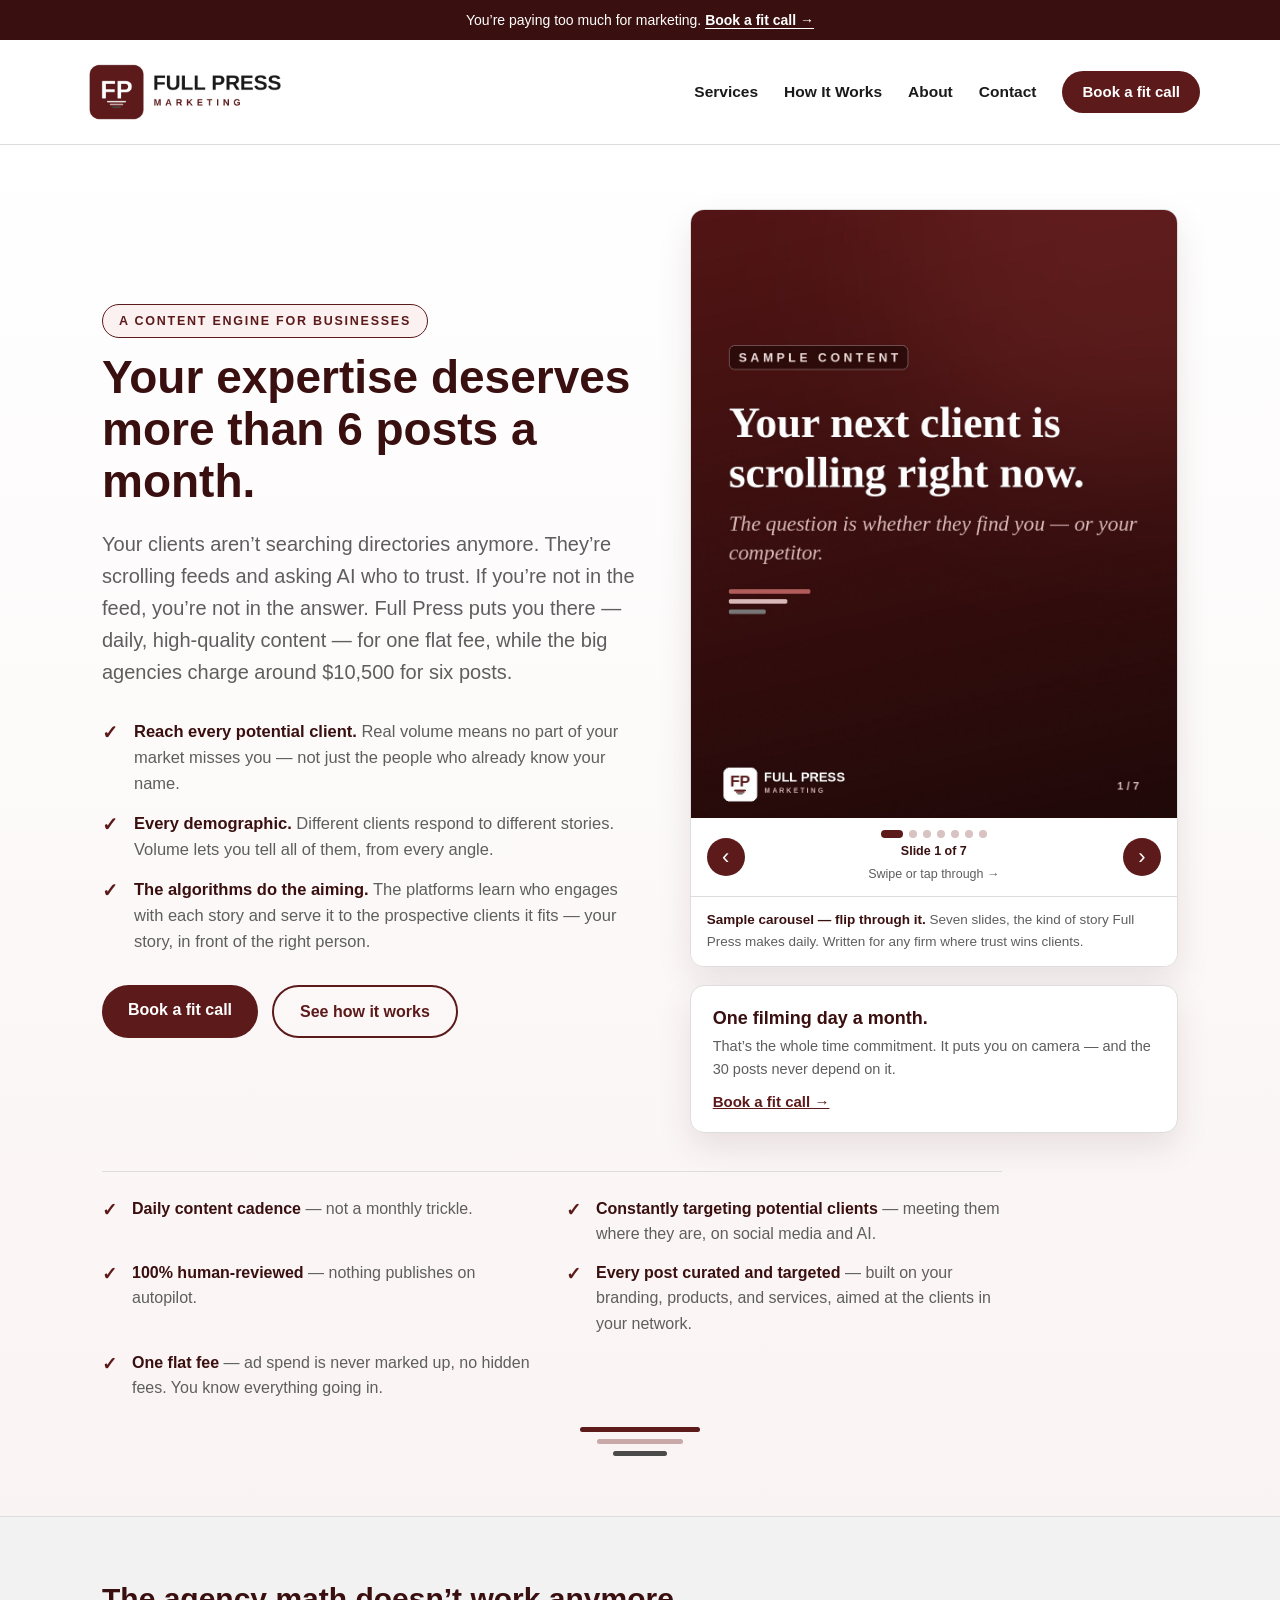
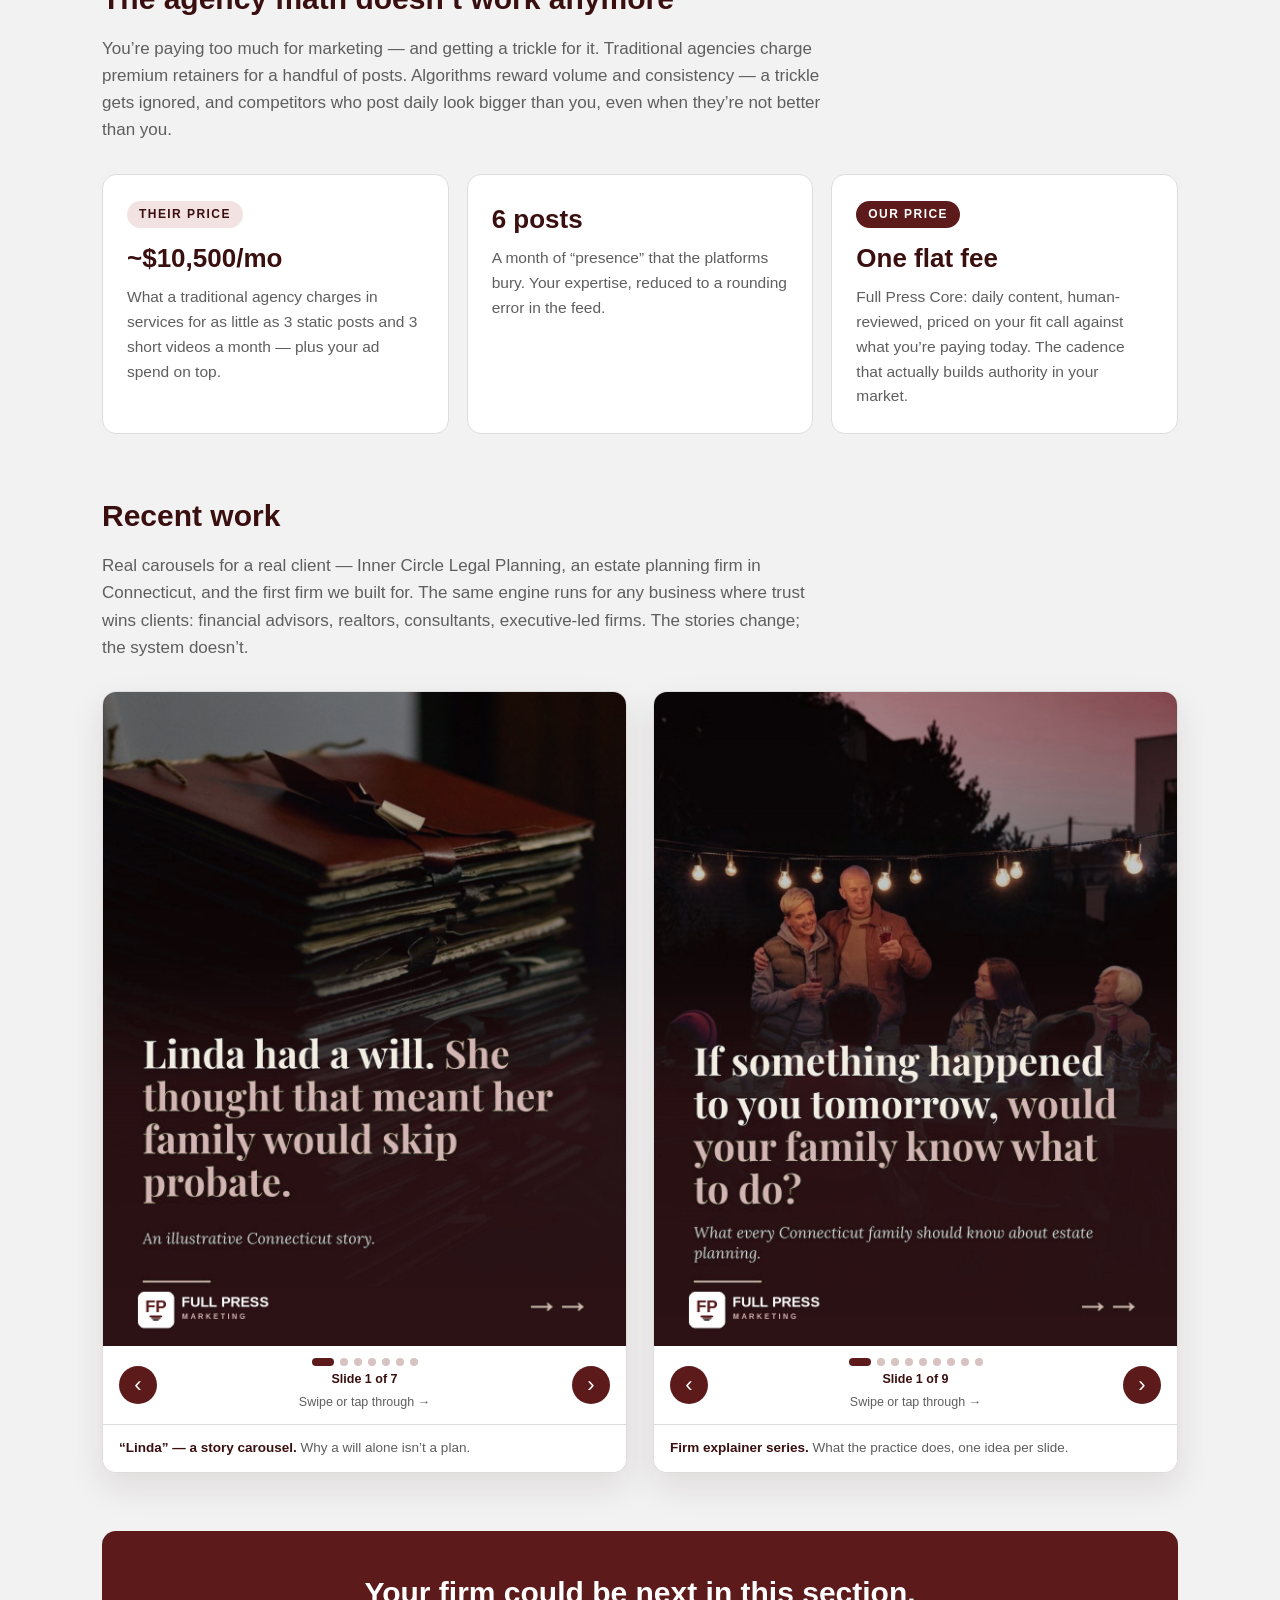
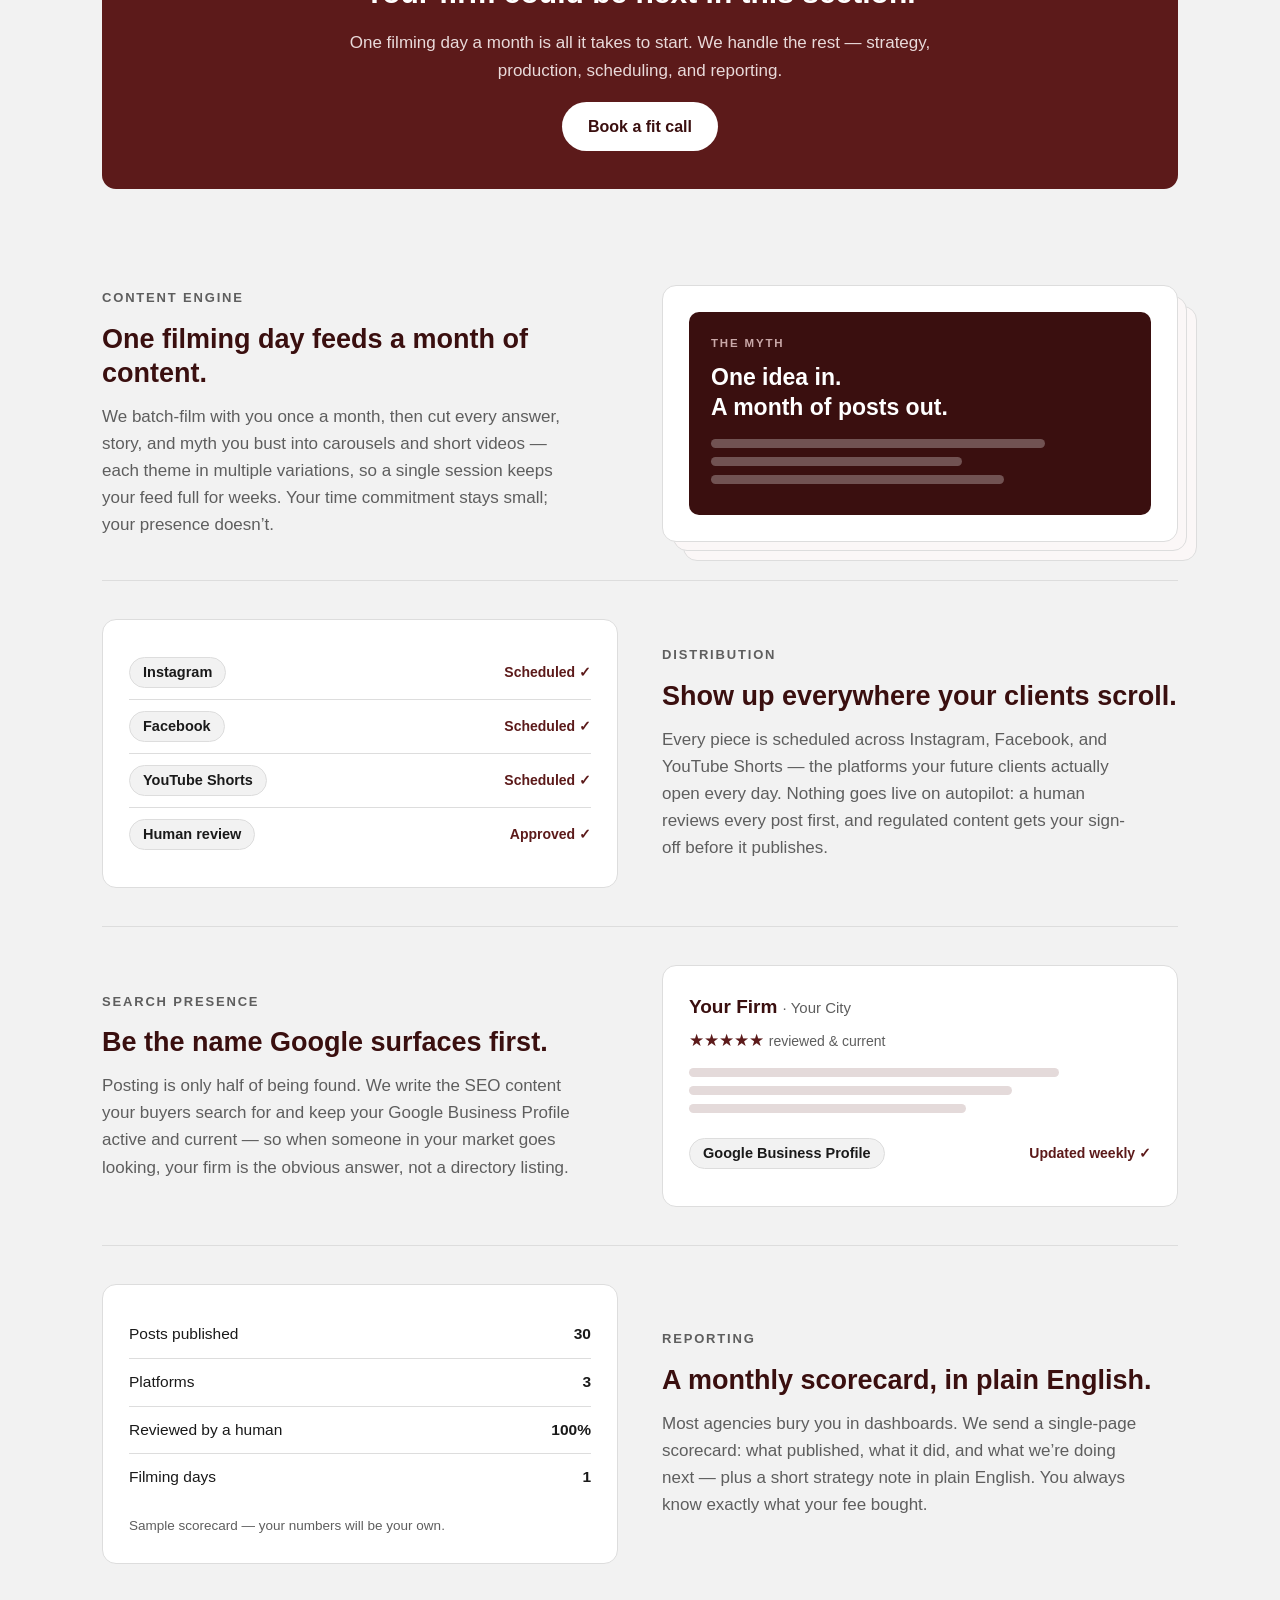
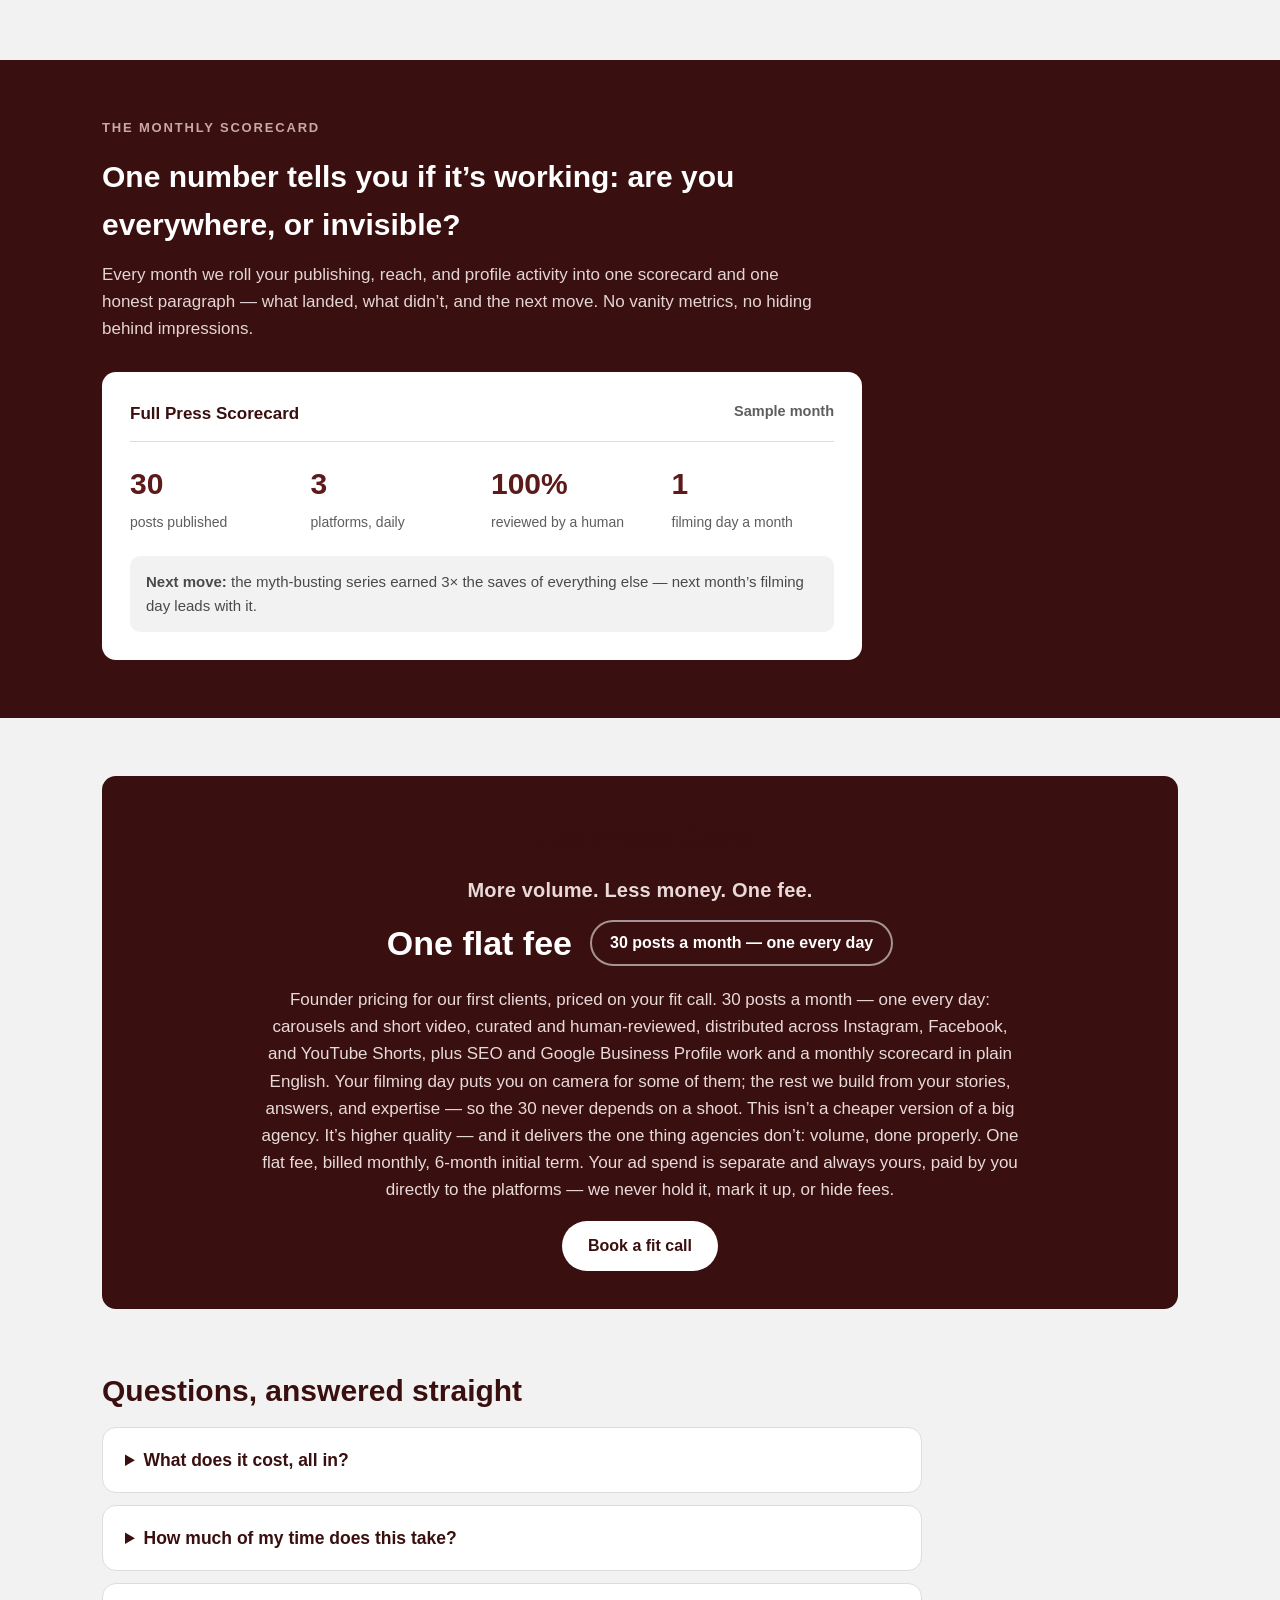
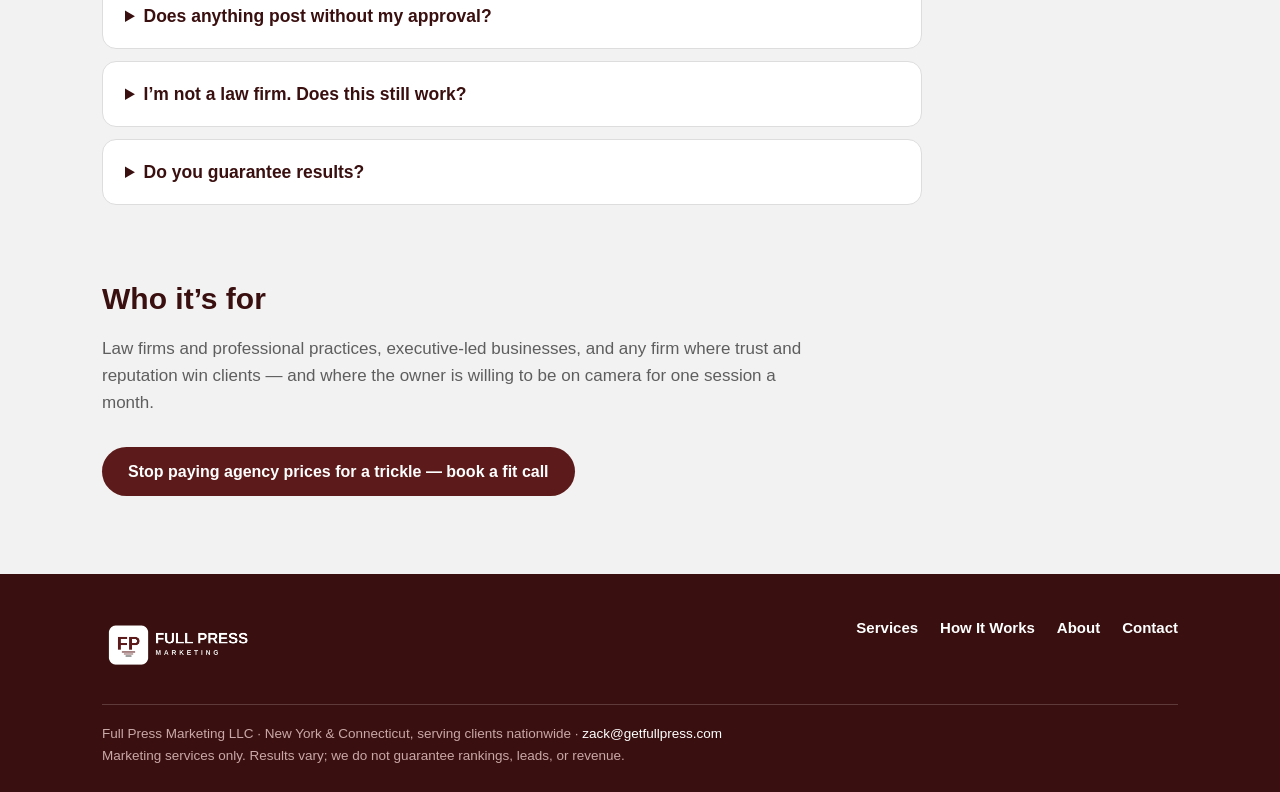
<file: index.html>
<!DOCTYPE html>
<html lang="en">
<head>
<meta charset="UTF-8">
<meta name="viewport" content="width=device-width, initial-scale=1.0">
<title>Full Press Marketing — Your expertise deserves more than 6 posts a month</title>
<meta name="description" content="Full Press Marketing is a content engine for businesses: volume short-form video and social content for one flat monthly fee — more volume than a big-agency retainer, for less money.">
<link rel="icon" href="favicon.ico">
<link rel="apple-touch-icon" href="images/apple-touch-icon.png">
<link rel="stylesheet" href="css/style.css">
<meta property="og:title" content="Full Press Marketing — Your expertise deserves more than 6 posts a month">
<meta property="og:description" content="Full Press Marketing is a content engine for businesses: volume short-form video and social content for one flat monthly fee — more volume than a big-agency retainer, for less money.">
<meta property="og:image" content="images/fpm-icon-avatar.png">
<meta property="og:type" content="website">
</head>
<body>
<div class="topbar">You&rsquo;re paying too much for marketing. <a href="contact.html">Book a fit call &rarr;</a></div>
<header class="site">
  <div class="wrap nav">
    <a class="brand" href="index.html"><img src="images/fpm-logo-primary-light.png" alt="Full Press Marketing"></a>
    <button class="nav-toggle" aria-label="Menu" onclick="document.querySelector('.nav nav').classList.toggle('open')">&#9776;</button>
    <nav>
      <a href="services.html">Services</a>
      <a href="how-it-works.html">How It Works</a>
      <a href="about.html">About</a>
      <a href="contact.html">Contact</a>
      <a class="btn" href="contact.html">Book a fit call</a>
    </nav>
  </div>
</header>

<section class="hero">
  <div class="wrap">
    <div class="hero-grid">
      <div class="hero-text">
        <p class="eyebrow badge">A content engine for businesses</p>
        <h1>Your expertise deserves more than 6 posts a month.</h1>
        <p class="sub">Your clients aren&rsquo;t searching directories anymore. They&rsquo;re scrolling feeds and asking AI who to trust. If you&rsquo;re not in the feed, you&rsquo;re not in the answer. Full Press puts you there &mdash; daily, high-quality content &mdash; for one flat fee, while the big agencies charge around $10,500 for six posts.</p>
        <ul class="reach">
          <li><strong>Reach every potential client.</strong> Real volume means no part of your market misses you &mdash; not just the people who already know your name.</li>
          <li><strong>Every demographic.</strong> Different clients respond to different stories. Volume lets you tell all of them, from every angle.</li>
          <li><strong>The algorithms do the aiming.</strong> The platforms learn who engages with each story and serve it to the prospective clients it fits &mdash; your story, in front of the right person.</li>
        </ul>
        <div class="cta-row">
          <a class="btn" href="contact.html">Book a fit call</a>
          <a class="btn ghost" href="how-it-works.html">See how it works</a>
        </div>
      </div>
      <div class="hero-side">
      <div class="hero-visual car" aria-label="Sample carousel created by Full Press Marketing">
        <div class="car-track" id="carTrack">
          <img src="images/sample-1.jpg" alt="Sample carousel slide 1 of 7: Your next client is scrolling right now. The question is whether they find you — or your competitor.">
          <img src="images/sample-2.jpg" alt="Sample carousel slide 2 of 7: Where they look — they're not opening a directory. They're scrolling a feed, or asking an AI for a recommendation." loading="lazy">
          <img src="images/sample-3.jpg" alt="Sample carousel slide 3 of 7: The gap — great work, invisible feed." loading="lazy">
          <img src="images/sample-4.jpg" alt="Sample carousel slide 4 of 7: The old way — big agencies charge a fortune for a trickle." loading="lazy">
          <img src="images/sample-5.jpg" alt="Sample carousel slide 5 of 7: The fix, volume — volume is how the algorithm finds you." loading="lazy">
          <img src="images/sample-6.jpg" alt="Sample carousel slide 6 of 7: The fix, quality — volume with quality, and the rest handled." loading="lazy">
          <img src="images/sample-7.jpg" alt="Sample carousel slide 7 of 7: The takeaway — meet your clients where they already are. Book a fit call at getfullpress.com." loading="lazy">
        </div>
        <div class="car-ui">
          <button type="button" class="car-btn" onclick="slideCar('carTrack',-1)" aria-label="Previous slide">&#8249;</button>
          <span class="car-meta"><span class="car-dots"></span><span class="car-count"></span><span class="car-hint">Swipe or tap through &rarr;</span></span>
          <button type="button" class="car-btn" onclick="slideCar('carTrack',1)" aria-label="Next slide">&#8250;</button>
        </div>
        <p class="car-cap"><strong>Sample carousel &mdash; flip through it.</strong> Seven slides, the kind of story Full Press makes daily. Written for any firm where trust wins clients.</p>
      </div>
      <div class="hero-side-note">
        <strong>One filming day a month.</strong>
        <span>That&rsquo;s the whole time commitment. It puts you on camera &mdash; and the 30 posts never depend on it.</span>
        <a href="contact.html">Book a fit call &rarr;</a>
      </div>
      </div>
    </div>
    <ul class="proof-list">
      <li><strong>Daily content cadence</strong> &mdash; not a monthly trickle.</li>
      <li><strong>Constantly targeting potential clients</strong> &mdash; meeting them where they are, on social media and AI.</li>
      <li><strong>100% human-reviewed</strong> &mdash; nothing publishes on autopilot.</li>
      <li><strong>Every post curated and targeted</strong> &mdash; built on your branding, products, and services, aimed at the clients in your network.</li>
      <li><strong>One flat fee</strong> &mdash; ad spend is never marked up, no hidden fees. You know everything going in.</li>
    </ul>
    <div class="press-lines"><span></span><span></span><span></span></div>
  </div>
</section>

<section class="block">
  <div class="wrap">
    <h2>The agency math doesn&rsquo;t work anymore</h2>
    <p class="lede">You&rsquo;re paying too much for marketing &mdash; and getting a trickle for it. Traditional agencies charge premium retainers for a handful of posts. Algorithms reward volume and consistency &mdash; a trickle gets ignored, and competitors who post daily look bigger than you, even when they&rsquo;re not better than you.</p>
    <div class="math">
      <div class="card"><span class="price-tag their">Their price</span><strong class="big">~$10,500/mo</strong><p>What a traditional agency charges in services for as little as 3 static posts and 3 short videos a month &mdash; plus your ad spend on top.</p></div>
      <div class="card"><strong class="big">6 posts</strong><p>A month of &ldquo;presence&rdquo; that the platforms bury. Your expertise, reduced to a rounding error in the feed.</p></div>
      <div class="card"><span class="price-tag ours">Our price</span><strong class="big">One flat fee</strong><p>Full Press Core: daily content, human-reviewed, priced on your fit call against what you&rsquo;re paying today. The cadence that actually builds authority in your market.</p></div>
    </div>
  </div>
</section>

<section class="block" style="padding-top:0">
  <div class="wrap">
    <h2>Recent work</h2>
    <p class="lede">Real carousels for a real client &mdash; Inner Circle Legal Planning, an estate planning firm in Connecticut, and the first firm we built for. The same engine runs for any business where trust wins clients: financial advisors, realtors, consultants, executive-led firms. The stories change; the system doesn&rsquo;t.</p>
    <div class="work-grid">
      <div class="car">
        <div class="car-track" id="carLinda">
          <img src="images/linda-1.jpg" alt="Client carousel 'Linda', slide 1 of 7: Linda had a will. She thought that meant her family would skip probate." loading="lazy">
          <img src="images/linda-2.jpg" alt="Client carousel 'Linda', slide 2 of 7: The myth — a will is the probate court's instructions." loading="lazy">
          <img src="images/linda-3.jpg" alt="Client carousel 'Linda', slide 3 of 7: Public record — a will becomes public in probate." loading="lazy">
          <img src="images/linda-4.jpg" alt="Client carousel 'Linda', slide 4 of 7: The Florida condo — a second probate in a second state." loading="lazy">
          <img src="images/linda-5.jpg" alt="Client carousel 'Linda', slide 5 of 7: The executor — the brother she named had died." loading="lazy">
          <img src="images/linda-6.jpg" alt="Client carousel 'Linda', slide 6 of 7: The wait — months of filings in two states." loading="lazy">
          <img src="images/linda-7.jpg" alt="Client carousel 'Linda', slide 7 of 7: A will is a start. It's not the whole plan." loading="lazy">
        </div>
        <div class="car-ui">
          <button type="button" class="car-btn" onclick="slideCar('carLinda',-1)" aria-label="Previous slide">&#8249;</button>
          <span class="car-meta"><span class="car-dots"></span><span class="car-count"></span><span class="car-hint">Swipe or tap through &rarr;</span></span>
          <button type="button" class="car-btn" onclick="slideCar('carLinda',1)" aria-label="Next slide">&#8250;</button>
        </div>
        <p class="car-cap"><strong>&ldquo;Linda&rdquo; &mdash; a story carousel.</strong> Why a will alone isn&rsquo;t a plan.</p>
      </div>
      <div class="car">
        <div class="car-track" id="carExplainer">
          <img src="images/explainer-1.jpg" alt="Client explainer series, slide 1 of 9: Estate planning isn't just paperwork — your family feels it." loading="lazy">
          <img src="images/explainer-2.jpg" alt="Client explainer series, slide 2 of 9: Without a plan, the state decides." loading="lazy">
          <img src="images/explainer-3.jpg" alt="Client explainer series, slide 3 of 9: Wills." loading="lazy">
          <img src="images/explainer-4.jpg" alt="Client explainer series, slide 4 of 9: Revocable living trusts." loading="lazy">
          <img src="images/explainer-5.jpg" alt="Client explainer series, slide 5 of 9: Irrevocable trusts." loading="lazy">
          <img src="images/explainer-6.jpg" alt="Client explainer series, slide 6 of 9: Business succession." loading="lazy">
          <img src="images/explainer-7.jpg" alt="Client explainer series, slide 7 of 9: Probate support." loading="lazy">
          <img src="images/explainer-8.jpg" alt="Client explainer series, slide 8 of 9: Meet your attorney — template slide." loading="lazy">
          <img src="images/explainer-9.jpg" alt="Client explainer series, slide 9 of 9: The best plan is the one you finish." loading="lazy">
        </div>
        <div class="car-ui">
          <button type="button" class="car-btn" onclick="slideCar('carExplainer',-1)" aria-label="Previous slide">&#8249;</button>
          <span class="car-meta"><span class="car-dots"></span><span class="car-count"></span><span class="car-hint">Swipe or tap through &rarr;</span></span>
          <button type="button" class="car-btn" onclick="slideCar('carExplainer',1)" aria-label="Next slide">&#8250;</button>
        </div>
        <p class="car-cap"><strong>Firm explainer series.</strong> What the practice does, one idea per slide.</p>
      </div>
    </div>
  </div>
</section>

<section class="block" style="padding-top:0">
  <div class="wrap">
    <div class="cta-band">
      <h2>Your firm could be next in this section.</h2>
      <p>One filming day a month is all it takes to start. We handle the rest &mdash; strategy, production, scheduling, and reporting.</p>
      <a class="btn" href="contact.html">Book a fit call</a>
    </div>
  </div>
</section>

<section class="block" style="padding-top:0">
  <div class="wrap">

    <div class="feature">
      <div class="ftext">
        <p class="eyebrow">Content engine</p>
        <h3>One filming day feeds a month of content.</h3>
        <p>We batch-film with you once a month, then cut every answer, story, and myth you bust into carousels and short videos &mdash; each theme in multiple variations, so a single session keeps your feed full for weeks. Your time commitment stays small; your presence doesn&rsquo;t.</p>
      </div>
      <div class="mock" aria-hidden="true">
        <div class="mock-post">
          <div class="mock-kicker">The myth</div>
          <div class="mock-head">One idea in.<br>A month of posts out.</div>
          <div class="mock-line w80"></div><div class="mock-line w60"></div><div class="mock-line w70"></div>
        </div>
        <div class="mock-stack s2"></div>
        <div class="mock-stack s3"></div>
      </div>
    </div>

    <div class="feature flip">
      <div class="ftext">
        <p class="eyebrow">Distribution</p>
        <h3>Show up everywhere your clients scroll.</h3>
        <p>Every piece is scheduled across Instagram, Facebook, and YouTube Shorts &mdash; the platforms your future clients actually open every day. Nothing goes live on autopilot: a human reviews every post first, and regulated content gets your sign-off before it publishes.</p>
      </div>
      <div class="mock" aria-hidden="true">
        <div class="mock-panel">
          <div class="mock-row"><span class="chip">Instagram</span><span class="ok">Scheduled &#10003;</span></div>
          <div class="mock-row"><span class="chip">Facebook</span><span class="ok">Scheduled &#10003;</span></div>
          <div class="mock-row"><span class="chip">YouTube Shorts</span><span class="ok">Scheduled &#10003;</span></div>
          <div class="mock-row"><span class="chip">Human review</span><span class="ok">Approved &#10003;</span></div>
        </div>
      </div>
    </div>

    <div class="feature">
      <div class="ftext">
        <p class="eyebrow">Search presence</p>
        <h3>Be the name Google surfaces first.</h3>
        <p>Posting is only half of being found. We write the SEO content your buyers search for and keep your Google Business Profile active and current &mdash; so when someone in your market goes looking, your firm is the obvious answer, not a directory listing.</p>
      </div>
      <div class="mock" aria-hidden="true">
        <div class="mock-panel">
          <div class="mock-gname">Your Firm <span class="mock-geo">&middot; Your City</span></div>
          <div class="mock-stars">&#9733;&#9733;&#9733;&#9733;&#9733; <span>reviewed &amp; current</span></div>
          <div class="mock-line w80"></div><div class="mock-line w70"></div><div class="mock-line w60"></div>
          <div class="mock-row" style="margin-top:14px"><span class="chip">Google Business Profile</span><span class="ok">Updated weekly &#10003;</span></div>
        </div>
      </div>
    </div>

    <div class="feature flip">
      <div class="ftext">
        <p class="eyebrow">Reporting</p>
        <h3>A monthly scorecard, in plain English.</h3>
        <p>Most agencies bury you in dashboards. We send a single-page scorecard: what published, what it did, and what we&rsquo;re doing next &mdash; plus a short strategy note in plain English. You always know exactly what your fee bought.</p>
      </div>
      <div class="mock" aria-hidden="true">
        <div class="mock-panel">
          <div class="mock-row"><span>Posts published</span><strong>30</strong></div>
          <div class="mock-row"><span>Platforms</span><strong>3</strong></div>
          <div class="mock-row"><span>Reviewed by a human</span><strong>100%</strong></div>
          <div class="mock-row"><span>Filming days</span><strong>1</strong></div>
          <p class="mock-note">Sample scorecard &mdash; your numbers will be your own.</p>
        </div>
      </div>
    </div>

  </div>
</section>

<section class="block score">
  <div class="wrap">
    <p class="eyebrow light">The monthly scorecard</p>
    <h2>One number tells you if it&rsquo;s working: are you everywhere, or invisible?</h2>
    <p class="lede">Every month we roll your publishing, reach, and profile activity into one scorecard and one honest paragraph &mdash; what landed, what didn&rsquo;t, and the next move. No vanity metrics, no hiding behind impressions.</p>
    <div class="scorecard" aria-hidden="true">
      <div class="sc-head"><span>Full Press Scorecard</span><span class="sc-month">Sample month</span></div>
      <div class="sc-grid">
        <div><strong>30</strong><span>posts published</span></div>
        <div><strong>3</strong><span>platforms, daily</span></div>
        <div><strong>100%</strong><span>reviewed by a human</span></div>
        <div><strong>1</strong><span>filming day a month</span></div>
      </div>
      <p class="sc-note"><strong>Next move:</strong> the myth-busting series earned 3&times; the saves of everything else &mdash; next month&rsquo;s filming day leads with it.</p>
    </div>
  </div>
</section>

<section class="block">
  <div class="wrap">
    <div class="offer">
      <h2>Full Press Core</h2>
      <p class="offer-theme">More volume. Less money. One fee.</p>
      <div class="offer-price"><span class="price">One flat fee</span><span class="offer-stat">30 posts a month &mdash; one every day</span></div>
      <p>Founder pricing for our first clients, priced on your fit call. 30 posts a month &mdash; one every day: carousels and short video, curated and human-reviewed, distributed across Instagram, Facebook, and YouTube Shorts, plus SEO and Google Business Profile work and a monthly scorecard in plain English. Your filming day puts you on camera for some of them; the rest we build from your stories, answers, and expertise &mdash; so the 30 never depends on a shoot. This isn&rsquo;t a cheaper version of a big agency. It&rsquo;s higher quality &mdash; and it delivers the one thing agencies don&rsquo;t: volume, done properly. One flat fee, billed monthly, 6-month initial term. Your ad spend is separate and always yours, paid by you directly to the platforms &mdash; we never hold it, mark it up, or hide fees.</p>
      <a class="btn" href="contact.html">Book a fit call</a>
    </div>
  </div>
</section>

<section class="block" style="padding-top:0">
  <div class="wrap">
    <h2>Questions, answered straight</h2>
    <div class="faq">
      <details>
        <summary>What does it cost, all in?</summary>
        <p>Full Press Core is priced on your fit call, after we learn what you&rsquo;re paying today &mdash; one flat fee, billed monthly in arrears, 6-month initial term. Ad spend is always separate and always yours, paid directly to the platforms &mdash; we never hold it, mark it up, or bury it in our fee. If we manage ads for you, that&rsquo;s priced as an add-on.</p>
      </details>
      <details>
        <summary>How much of my time does this take?</summary>
        <p>One filming session a month, plus a few minutes reviewing content before it publishes. We handle strategy, production, scheduling, SEO, and reporting.</p>
      </details>
      <details>
        <summary>Does anything post without my approval?</summary>
        <p>No. Every post is reviewed by a human before it goes live &mdash; and for regulated industries, nothing publishes without your sign-off. For law firms, that includes a bar-compliance review.</p>
      </details>
      <details>
        <summary>I&rsquo;m not a law firm. Does this still work?</summary>
        <p>Yes. Full Press is built for any business where trust wins clients &mdash; professional practices, executive-led companies, and firms whose reputation is the product. Law firms are simply where we&rsquo;re starting.</p>
      </details>
      <details>
        <summary>Do you guarantee results?</summary>
        <p>No &mdash; and you should be wary of anyone who does. What we guarantee is the work: the volume, the cadence, human review on everything, and a one-page report every month showing exactly what your fee bought.</p>
      </details>
    </div>
  </div>
</section>

<section class="block" style="padding-top:0">
  <div class="wrap">
    <h2>Who it&rsquo;s for</h2>
    <p class="lede">Law firms and professional practices, executive-led businesses, and any firm where trust and reputation win clients &mdash; and where the owner is willing to be on camera for one session a month.</p>
    <div class="cta-row" style="display:flex;gap:14px;flex-wrap:wrap">
      <a class="btn" href="contact.html">Stop paying agency prices for a trickle &mdash; book a fit call</a>
    </div>
  </div>
</section>

<footer class="site">
  <div class="wrap">
    <div class="inner">
      <img src="images/fpm-logo-primary-dark.png" alt="Full Press Marketing">
      <nav>
        <a href="services.html">Services</a>
        <a href="how-it-works.html">How It Works</a>
        <a href="about.html">About</a>
        <a href="contact.html">Contact</a>
      </nav>
    </div>
    <div class="legal">
      Full Press Marketing LLC &middot; New York &amp; Connecticut, serving clients nationwide &middot;
      <a href="mailto:zack@getfullpress.com">zack@getfullpress.com</a><br>
      Marketing services only. Results vary; we do not guarantee rankings, leads, or revenue.
    </div>
  </div>
</footer>
<script>
function slideCar(id,dir){var t=document.getElementById(id);if(!t)return;var w=t.clientWidth;var n=t.children.length;var i=Math.round(t.scrollLeft/w)+dir;i=Math.max(0,Math.min(n-1,i));t.scrollTo({left:i*w,behavior:'smooth'});}
document.querySelectorAll('.car-track').forEach(function(t){
  var car=t.closest('.car');if(!car)return;
  var meta=car.querySelector('.car-meta');if(!meta)return;
  var dots=meta.querySelector('.car-dots');var count=meta.querySelector('.car-count');
  var n=t.children.length;
  for(var i=0;i<n;i++){dots.appendChild(document.createElement('i'));}
  function upd(){var i=Math.round(t.scrollLeft/t.clientWidth);i=Math.max(0,Math.min(n-1,i));
    Array.prototype.forEach.call(dots.children,function(d,j){d.className=j===i?'on':'';});
    count.textContent='Slide '+(i+1)+' of '+n;}
  t.addEventListener('scroll',upd,{passive:true});upd();
});
</script>
</body>
</html>
</file>
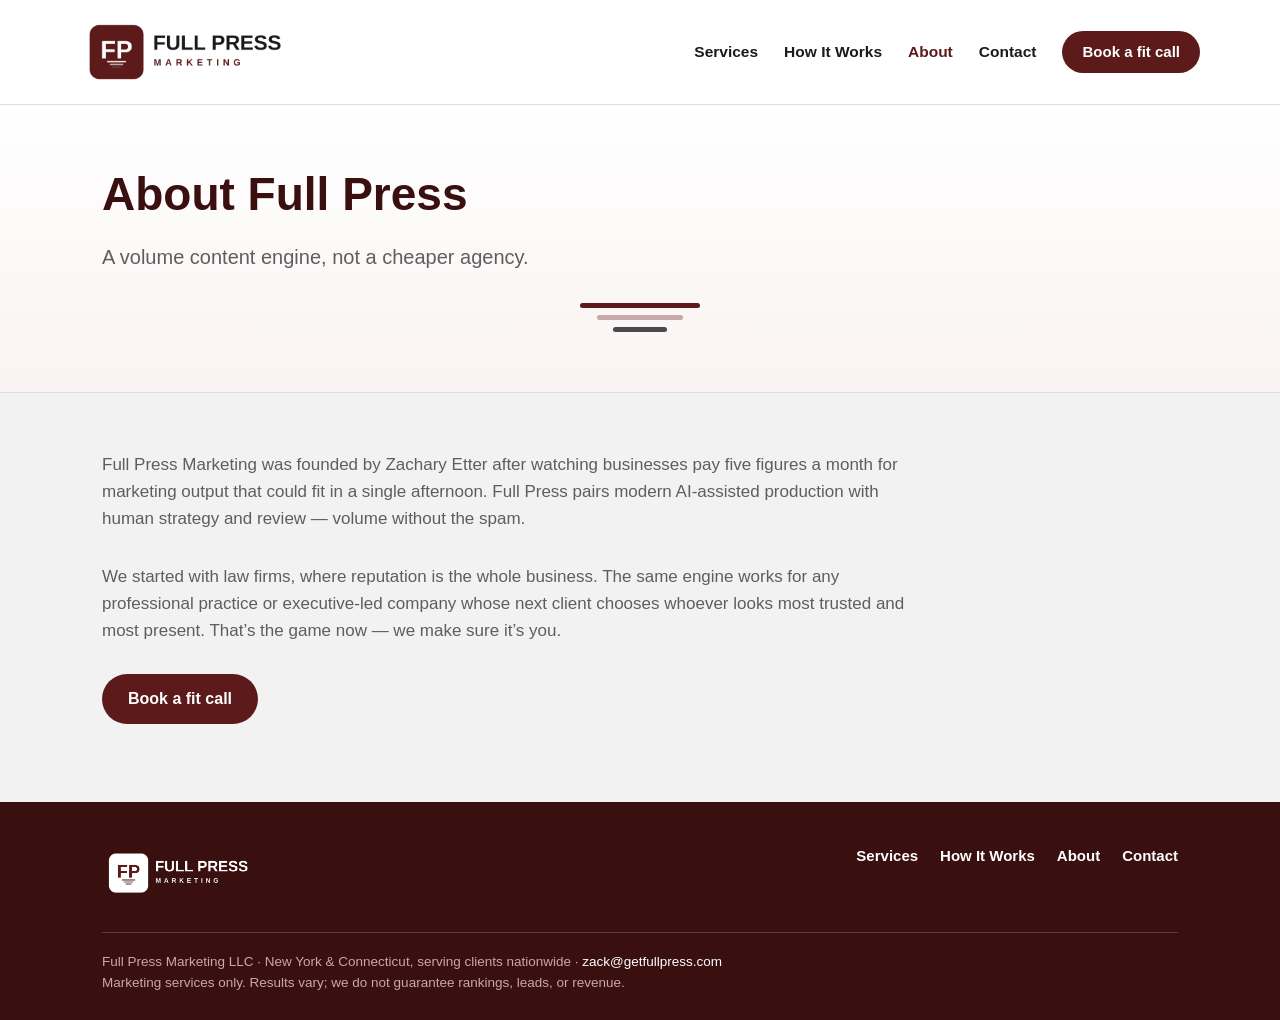
<file: about.html>
<!DOCTYPE html>
<html lang="en">
<head>
<meta charset="UTF-8">
<meta name="viewport" content="width=device-width, initial-scale=1.0">
<title>About — Full Press Marketing</title>
<meta name="description" content="Full Press Marketing pairs AI-assisted production with human strategy and review — volume without the spam.">
<link rel="icon" href="favicon.ico">
<link rel="apple-touch-icon" href="images/apple-touch-icon.png">
<link rel="stylesheet" href="css/style.css">
<meta property="og:title" content="About — Full Press Marketing">
<meta property="og:description" content="Full Press Marketing pairs AI-assisted production with human strategy and review — volume without the spam.">
<meta property="og:image" content="images/fpm-icon-avatar.png">
<meta property="og:type" content="website">
</head>
<body>
<header class="site">
  <div class="wrap nav">
    <a class="brand" href="index.html"><img src="images/fpm-logo-primary-light.png" alt="Full Press Marketing"></a>
    <button class="nav-toggle" aria-label="Menu" onclick="document.querySelector('.nav nav').classList.toggle('open')">&#9776;</button>
    <nav>
      <a href="services.html">Services</a>
      <a href="how-it-works.html">How It Works</a>
      <a href="about.html" class="active">About</a>
      <a href="contact.html">Contact</a>
      <a class="btn" href="contact.html">Book a fit call</a>
    </nav>
  </div>
</header>

<section class="hero">
  <div class="wrap">
    <h1>About Full Press</h1>
    <p class="sub">A volume content engine, not a cheaper agency.</p>
    <div class="press-lines"><span></span><span></span><span></span></div>
  </div>
</section>
<section class="block">
  <div class="wrap">
    <p class="lede" style="max-width:820px">Full Press Marketing was founded by Zachary Etter after watching businesses pay five figures a month for marketing output that could fit in a single afternoon. Full Press pairs modern AI-assisted production with human strategy and review &mdash; volume without the spam.</p>
    <p class="lede" style="max-width:820px">We started with law firms, where reputation is the whole business. The same engine works for any professional practice or executive-led company whose next client chooses whoever looks most trusted and most present. That&rsquo;s the game now &mdash; we make sure it&rsquo;s you.</p>
    <a class="btn" href="contact.html">Book a fit call</a>
  </div>
</section>

<footer class="site">
  <div class="wrap">
    <div class="inner">
      <img src="images/fpm-logo-primary-dark.png" alt="Full Press Marketing">
      <nav>
        <a href="services.html">Services</a>
        <a href="how-it-works.html">How It Works</a>
        <a href="about.html">About</a>
        <a href="contact.html">Contact</a>
      </nav>
    </div>
    <div class="legal">
      Full Press Marketing LLC &middot; New York &amp; Connecticut, serving clients nationwide &middot;
      <a href="mailto:zack@getfullpress.com">zack@getfullpress.com</a><br>
      Marketing services only. Results vary; we do not guarantee rankings, leads, or revenue.
    </div>
  </div>
</footer>
</body>
</html>
</file>
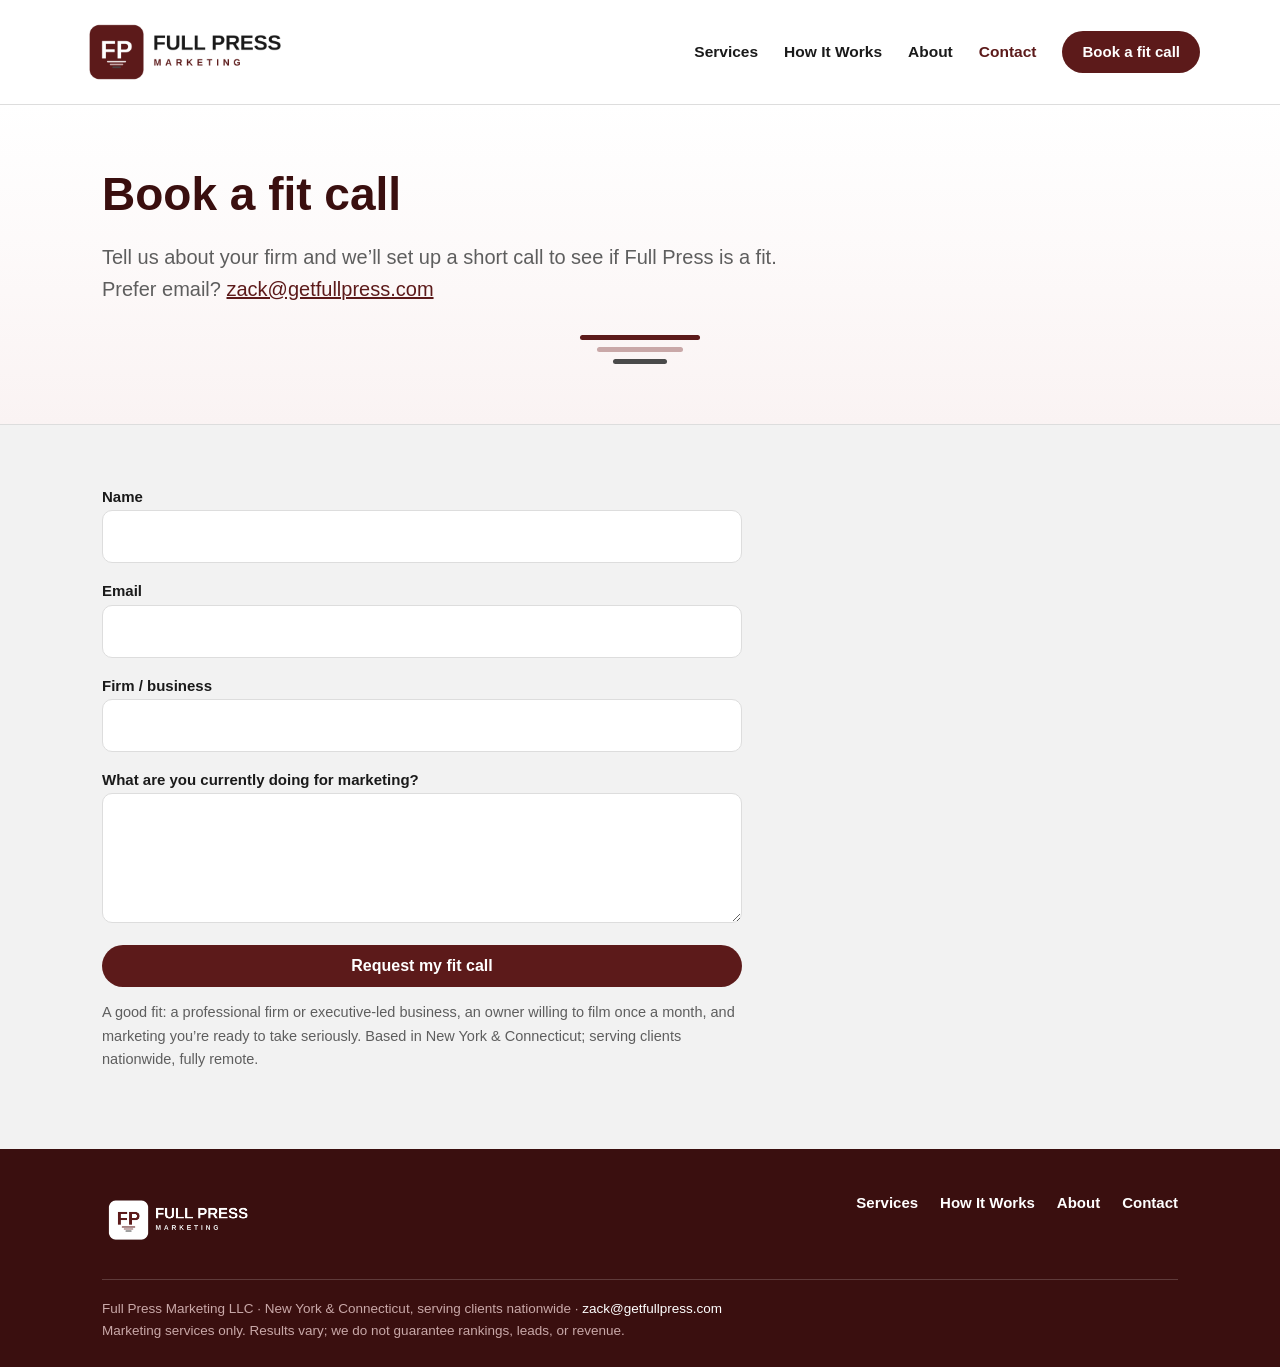
<file: contact.html>
<!DOCTYPE html>
<html lang="en">
<head>
<meta charset="UTF-8">
<meta name="viewport" content="width=device-width, initial-scale=1.0">
<title>Book a Fit Call — Full Press Marketing</title>
<meta name="description" content="Request a fit call with Full Press Marketing, or email zack@getfullpress.com.">
<link rel="icon" href="favicon.ico">
<link rel="apple-touch-icon" href="images/apple-touch-icon.png">
<link rel="stylesheet" href="css/style.css">
<meta property="og:title" content="Book a Fit Call — Full Press Marketing">
<meta property="og:description" content="Request a fit call with Full Press Marketing, or email zack@getfullpress.com.">
<meta property="og:image" content="images/fpm-icon-avatar.png">
<meta property="og:type" content="website">
</head>
<body>
<header class="site">
  <div class="wrap nav">
    <a class="brand" href="index.html"><img src="images/fpm-logo-primary-light.png" alt="Full Press Marketing"></a>
    <button class="nav-toggle" aria-label="Menu" onclick="document.querySelector('.nav nav').classList.toggle('open')">&#9776;</button>
    <nav>
      <a href="services.html">Services</a>
      <a href="how-it-works.html">How It Works</a>
      <a href="about.html">About</a>
      <a href="contact.html" class="active">Contact</a>
      <a class="btn" href="contact.html">Book a fit call</a>
    </nav>
  </div>
</header>

<section class="hero">
  <div class="wrap">
    <h1>Book a fit call</h1>
    <p class="sub">Tell us about your firm and we&rsquo;ll set up a short call to see if Full Press is a fit. Prefer email? <a href="mailto:zack@getfullpress.com">zack@getfullpress.com</a></p>
    <div class="press-lines"><span></span><span></span><span></span></div>
  </div>
</section>
<section class="block">
  <div class="wrap">
    <form class="contact" action="https://formsubmit.co/zack@getfullpress.com" method="POST">
      <input type="hidden" name="_subject" value="New fit-call request from getfullpress.com">
      <input type="text" name="_honey" style="display:none">
      <div><label for="name">Name</label><input id="name" name="name" required></div>
      <div><label for="email">Email</label><input id="email" name="email" type="email" required></div>
      <div><label for="firm">Firm / business</label><input id="firm" name="firm"></div>
      <div><label for="msg">What are you currently doing for marketing?</label><textarea id="msg" name="message"></textarea></div>
      <button class="btn" type="submit">Request my fit call</button>
      <p class="note">A good fit: a professional firm or executive-led business, an owner willing to film once a month, and marketing you&rsquo;re ready to take seriously. Based in New York &amp; Connecticut; serving clients nationwide, fully remote.</p>
    </form>
  </div>
</section>

<footer class="site">
  <div class="wrap">
    <div class="inner">
      <img src="images/fpm-logo-primary-dark.png" alt="Full Press Marketing">
      <nav>
        <a href="services.html">Services</a>
        <a href="how-it-works.html">How It Works</a>
        <a href="about.html">About</a>
        <a href="contact.html">Contact</a>
      </nav>
    </div>
    <div class="legal">
      Full Press Marketing LLC &middot; New York &amp; Connecticut, serving clients nationwide &middot;
      <a href="mailto:zack@getfullpress.com">zack@getfullpress.com</a><br>
      Marketing services only. Results vary; we do not guarantee rankings, leads, or revenue.
    </div>
  </div>
</footer>
</body>
</html>
</file>
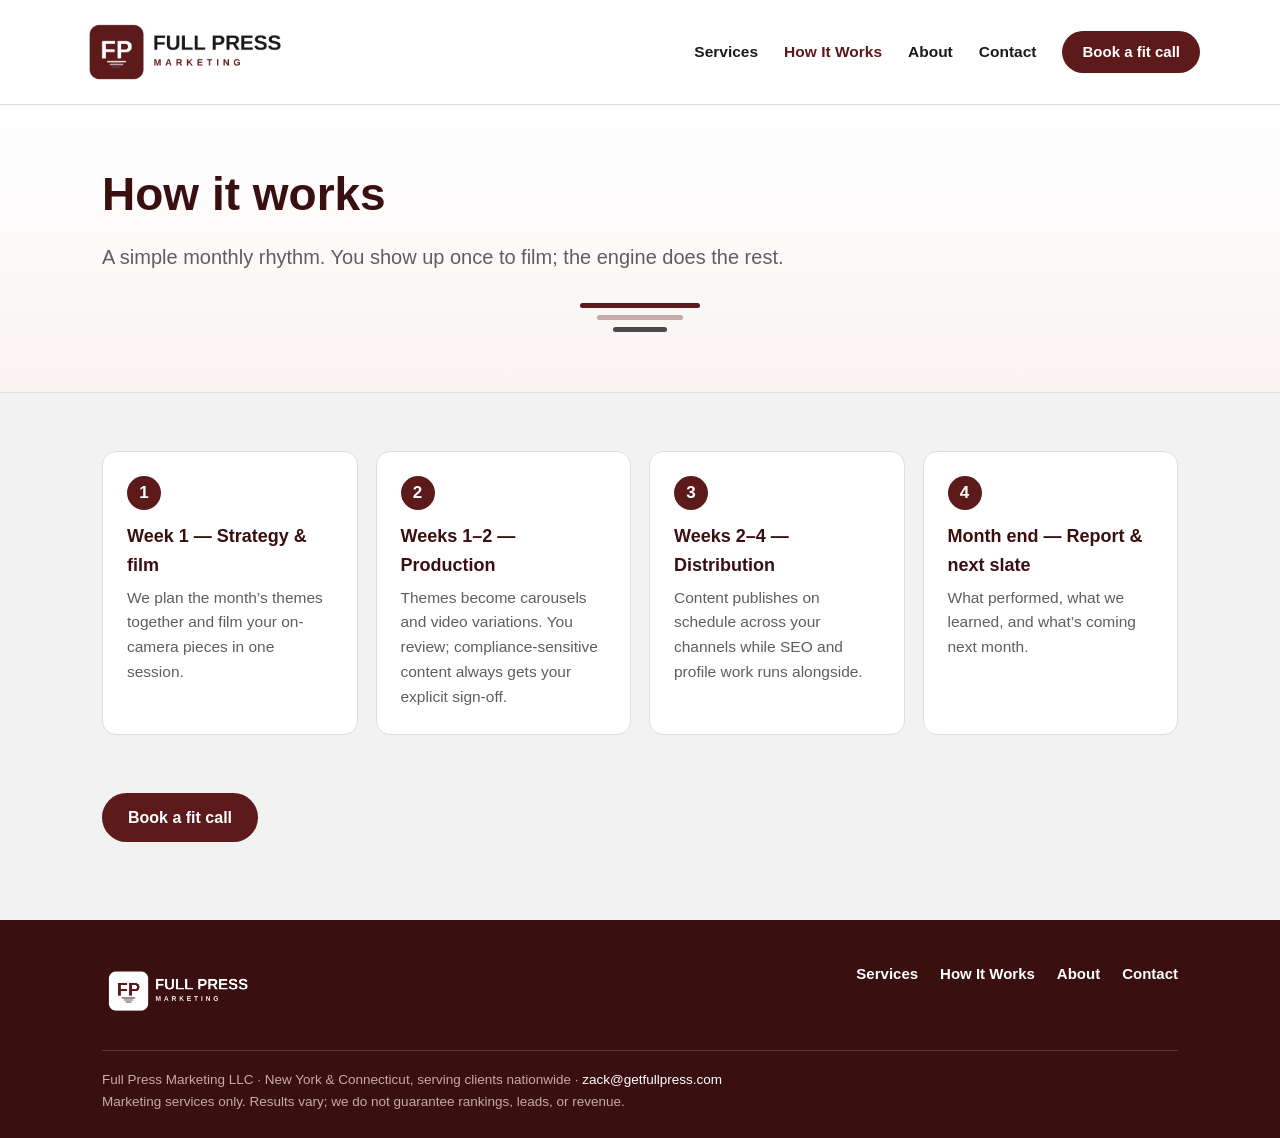
<file: how-it-works.html>
<!DOCTYPE html>
<html lang="en">
<head>
<meta charset="UTF-8">
<meta name="viewport" content="width=device-width, initial-scale=1.0">
<title>How It Works — Full Press Marketing</title>
<meta name="description" content="One filming session a month, plus a month of published content. The Full Press monthly rhythm, step by step.">
<link rel="icon" href="favicon.ico">
<link rel="apple-touch-icon" href="images/apple-touch-icon.png">
<link rel="stylesheet" href="css/style.css">
<meta property="og:title" content="How It Works — Full Press Marketing">
<meta property="og:description" content="One filming session a month, plus a month of published content. The Full Press monthly rhythm, step by step.">
<meta property="og:image" content="images/fpm-icon-avatar.png">
<meta property="og:type" content="website">
</head>
<body>
<header class="site">
  <div class="wrap nav">
    <a class="brand" href="index.html"><img src="images/fpm-logo-primary-light.png" alt="Full Press Marketing"></a>
    <button class="nav-toggle" aria-label="Menu" onclick="document.querySelector('.nav nav').classList.toggle('open')">&#9776;</button>
    <nav>
      <a href="services.html">Services</a>
      <a href="how-it-works.html" class="active">How It Works</a>
      <a href="about.html">About</a>
      <a href="contact.html">Contact</a>
      <a class="btn" href="contact.html">Book a fit call</a>
    </nav>
  </div>
</header>

<section class="hero">
  <div class="wrap">
    <h1>How it works</h1>
    <p class="sub">A simple monthly rhythm. You show up once to film; the engine does the rest.</p>
    <div class="press-lines"><span></span><span></span><span></span></div>
  </div>
</section>
<section class="block">
  <div class="wrap">
    <div class="steps">
      <div class="step"><span class="num">1</span><h3>Week 1 &mdash; Strategy &amp; film</h3><p>We plan the month&rsquo;s themes together and film your on-camera pieces in one session.</p></div>
      <div class="step"><span class="num">2</span><h3>Weeks 1&ndash;2 &mdash; Production</h3><p>Themes become carousels and video variations. You review; compliance-sensitive content always gets your explicit sign-off.</p></div>
      <div class="step"><span class="num">3</span><h3>Weeks 2&ndash;4 &mdash; Distribution</h3><p>Content publishes on schedule across your channels while SEO and profile work runs alongside.</p></div>
      <div class="step"><span class="num">4</span><h3>Month end &mdash; Report &amp; next slate</h3><p>What performed, what we learned, and what&rsquo;s coming next month.</p></div>
    </div>
  </div>
</section>
<section class="block" style="padding-top:0">
  <div class="wrap">
    <a class="btn" href="contact.html">Book a fit call</a>
  </div>
</section>

<footer class="site">
  <div class="wrap">
    <div class="inner">
      <img src="images/fpm-logo-primary-dark.png" alt="Full Press Marketing">
      <nav>
        <a href="services.html">Services</a>
        <a href="how-it-works.html">How It Works</a>
        <a href="about.html">About</a>
        <a href="contact.html">Contact</a>
      </nav>
    </div>
    <div class="legal">
      Full Press Marketing LLC &middot; New York &amp; Connecticut, serving clients nationwide &middot;
      <a href="mailto:zack@getfullpress.com">zack@getfullpress.com</a><br>
      Marketing services only. Results vary; we do not guarantee rankings, leads, or revenue.
    </div>
  </div>
</footer>
</body>
</html>
</file>
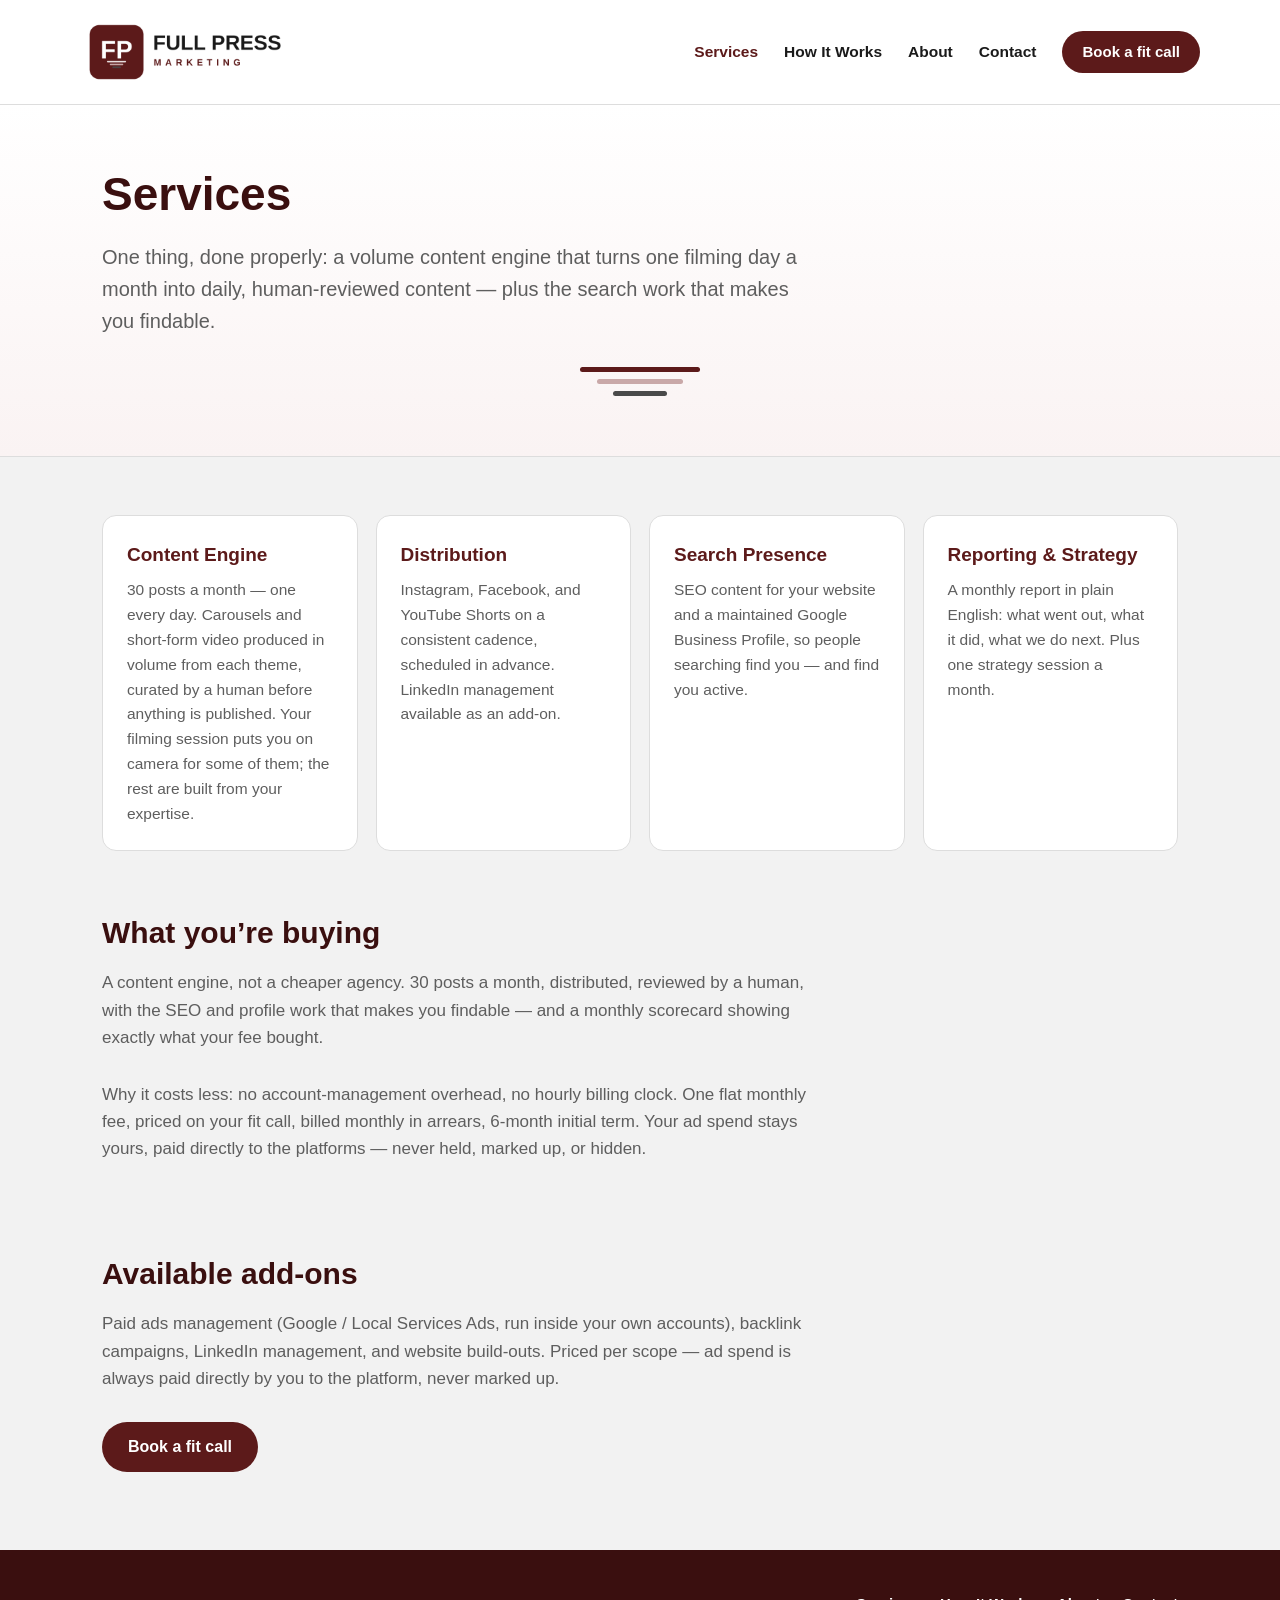
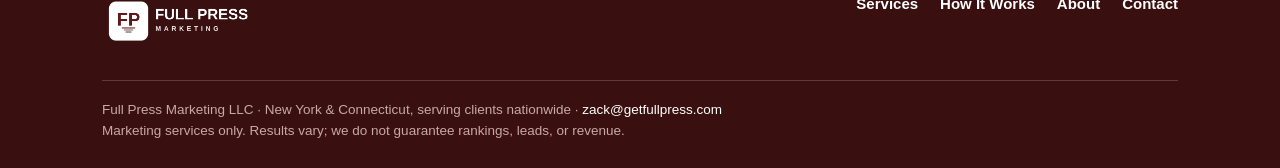
<file: services.html>
<!DOCTYPE html>
<html lang="en">
<head>
<meta charset="UTF-8">
<meta name="viewport" content="width=device-width, initial-scale=1.0">
<title>Services — Full Press Marketing</title>
<meta name="description" content="Content engine, distribution, search presence, and plain-English reporting for businesses.">
<link rel="icon" href="favicon.ico">
<link rel="apple-touch-icon" href="images/apple-touch-icon.png">
<link rel="stylesheet" href="css/style.css">
<meta property="og:title" content="Services — Full Press Marketing">
<meta property="og:description" content="Content engine, distribution, search presence, and plain-English reporting for businesses.">
<meta property="og:image" content="images/fpm-icon-avatar.png">
<meta property="og:type" content="website">
</head>
<body>
<header class="site">
  <div class="wrap nav">
    <a class="brand" href="index.html"><img src="images/fpm-logo-primary-light.png" alt="Full Press Marketing"></a>
    <button class="nav-toggle" aria-label="Menu" onclick="document.querySelector('.nav nav').classList.toggle('open')">&#9776;</button>
    <nav>
      <a href="services.html" class="active">Services</a>
      <a href="how-it-works.html">How It Works</a>
      <a href="about.html">About</a>
      <a href="contact.html">Contact</a>
      <a class="btn" href="contact.html">Book a fit call</a>
    </nav>
  </div>
</header>

<section class="hero">
  <div class="wrap">
    <h1>Services</h1>
    <p class="sub">One thing, done properly: a volume content engine that turns one filming day a month into daily, human-reviewed content &mdash; plus the search work that makes you findable.</p>
    <div class="press-lines"><span></span><span></span><span></span></div>
  </div>
</section>
<section class="block">
  <div class="wrap">
    <div class="cards">
      <div class="card"><h3>Content Engine</h3><p>30 posts a month &mdash; one every day. Carousels and short-form video produced in volume from each theme, curated by a human before anything is published. Your filming session puts you on camera for some of them; the rest are built from your expertise.</p></div>
      <div class="card"><h3>Distribution</h3><p>Instagram, Facebook, and YouTube Shorts on a consistent cadence, scheduled in advance. LinkedIn management available as an add-on.</p></div>
      <div class="card"><h3>Search Presence</h3><p>SEO content for your website and a maintained Google Business Profile, so people searching find you &mdash; and find you active.</p></div>
      <div class="card"><h3>Reporting &amp; Strategy</h3><p>A monthly report in plain English: what went out, what it did, what we do next. Plus one strategy session a month.</p></div>
    </div>
  </div>
</section>
<section class="block" style="padding-top:0">
  <div class="wrap">
    <h2>What you&rsquo;re buying</h2>
    <p class="lede">A content engine, not a cheaper agency. 30 posts a month, distributed, reviewed by a human, with the SEO and profile work that makes you findable &mdash; and a monthly scorecard showing exactly what your fee bought.</p>
    <p class="lede">Why it costs less: no account-management overhead, no hourly billing clock. One flat monthly fee, priced on your fit call, billed monthly in arrears, 6-month initial term. Your ad spend stays yours, paid directly to the platforms &mdash; never held, marked up, or hidden.</p>
  </div>
</section>
<section class="block" style="padding-top:0">
  <div class="wrap">
    <h2>Available add-ons</h2>
    <p class="lede">Paid ads management (Google / Local Services Ads, run inside your own accounts), backlink campaigns, LinkedIn management, and website build-outs. Priced per scope &mdash; ad spend is always paid directly by you to the platform, never marked up.</p>
    <a class="btn" href="contact.html">Book a fit call</a>
  </div>
</section>

<footer class="site">
  <div class="wrap">
    <div class="inner">
      <img src="images/fpm-logo-primary-dark.png" alt="Full Press Marketing">
      <nav>
        <a href="services.html">Services</a>
        <a href="how-it-works.html">How It Works</a>
        <a href="about.html">About</a>
        <a href="contact.html">Contact</a>
      </nav>
    </div>
    <div class="legal">
      Full Press Marketing LLC &middot; New York &amp; Connecticut, serving clients nationwide &middot;
      <a href="mailto:zack@getfullpress.com">zack@getfullpress.com</a><br>
      Marketing services only. Results vary; we do not guarantee rankings, leads, or revenue.
    </div>
  </div>
</footer>
</body>
</html>
</file>
<file: css/style.css>
/* Full Press Marketing — brand stylesheet
   Palette matched to Mental Fitness Lounge:
   maroon #5C1A1A, dark maroon #3A0F0F, page bg #F2F2F2, card white #FFFFFF,
   text #1A1A1A, muted #5E5E5E, accent grey #4A4A4A, borders #DDDDDD */
:root{
  --maroon:#5C1A1A; --maroon-dark:#3A0F0F; --bg:#F2F2F2; --card:#FFFFFF;
  --ink:#1A1A1A; --muted:#5E5E5E; --grey:#4A4A4A; --line:#DDDDDD;
  --radius:14px; --maxw:1120px;
}
*{box-sizing:border-box;margin:0;padding:0}
html{scroll-behavior:smooth}
body{font-family:-apple-system,BlinkMacSystemFont,"Segoe UI",Roboto,Helvetica,Arial,sans-serif;
  background:var(--bg);color:var(--ink);line-height:1.6;font-size:17px}
a{color:var(--maroon)}
img{max-width:100%;display:block}
.wrap{max-width:var(--maxw);margin:0 auto;padding:0 22px}

/* Top announcement bar (home + all pages) */
.topbar{background:var(--maroon-dark);color:#fff;text-align:center;font-size:14px;padding:9px 16px}
.topbar a{color:#fff;font-weight:700;text-decoration:underline;text-underline-offset:3px}
.topbar a:hover{color:#E9DADA}
header.site{position:sticky;top:0;z-index:50;background:var(--card);border-bottom:1px solid var(--line)}
.nav{display:flex;align-items:center;justify-content:space-between;gap:18px;padding:12px 0}
.nav .brand img{height:80px;width:auto}
.nav nav{display:flex;align-items:center;gap:26px}
.nav nav a{color:var(--ink);text-decoration:none;font-weight:600;font-size:15.5px}
.nav nav a:hover{color:var(--maroon)}
.nav nav a.active{color:var(--maroon)}
.btn{display:inline-block;background:var(--maroon);color:#fff;font-weight:600;text-decoration:none;
  padding:12px 26px;border-radius:999px;border:none;cursor:pointer;font-size:16px}
.btn:hover{background:var(--maroon-dark)}
.btn.ghost{background:transparent;color:var(--maroon);border:2px solid var(--maroon)}
.btn.ghost:hover{background:var(--maroon);color:#fff}
.nav .btn{padding:9px 20px;font-size:15px}
.nav nav a.btn{color:#fff}
.nav nav a.btn:hover{color:#fff;background:var(--maroon-dark)}
.nav-toggle{display:none;background:none;border:none;font-size:26px;color:var(--maroon);cursor:pointer}
@media(max-width:820px){
  .nav nav{display:none;position:absolute;top:100%;left:0;right:0;background:var(--card);
    flex-direction:column;align-items:flex-start;padding:16px 22px;border-bottom:1px solid var(--line)}
  .nav nav.open{display:flex}
  .nav-toggle{display:block}
  .nav .brand img{height:56px}
}

/* Hero */
.hero{background:linear-gradient(180deg,#FFFFFF 0%,#FAF3F3 100%);border-bottom:1px solid var(--line);padding:64px 0 60px}
.hero h1{font-size:46px;line-height:1.13;color:var(--maroon-dark);max-width:760px}
.hero p.sub{font-size:20px;color:var(--muted);max-width:700px;margin:20px 0 30px}
.hero .cta-row{display:flex;gap:14px;flex-wrap:wrap}
@media(max-width:640px){.hero h1{font-size:33px}.hero{padding:50px 0 44px}}

/* Press-lines motif (from the logo mark) */
.press-lines{display:flex;flex-direction:column;align-items:center;gap:7px;margin:26px auto 0}
.press-lines span{display:block;height:5px;border-radius:3px}
.press-lines span:nth-child(1){width:120px;background:var(--maroon)}
.press-lines span:nth-child(2){width:86px;background:#C9A8A8}
.press-lines span:nth-child(3){width:54px;background:var(--grey)}

/* Hero layout, badge, reach list & sample carousel (home) */
.eyebrow.badge{display:inline-block;border:1.5px solid var(--maroon);border-radius:999px;
  padding:6px 16px;background:#FBF1F1;font-size:12.5px}
.hero-grid{display:grid;grid-template-columns:1.05fr .95fr;gap:48px;align-items:center}
@media(max-width:900px){.hero-grid{grid-template-columns:1fr;gap:34px}}
.reach{list-style:none;margin:4px 0 30px;display:grid;gap:13px;max-width:640px}
.reach li{position:relative;padding-left:32px;color:var(--muted);font-size:16.5px}
.reach li::before{content:"\2713";position:absolute;left:0;top:0;color:var(--maroon);font-weight:800;font-size:19px}
.reach li strong{color:var(--maroon-dark)}
.hero-visual{background:var(--card);border:1px solid var(--line);border-radius:var(--radius);
  box-shadow:0 14px 34px rgba(58,15,15,.10)}
/* Sample carousel in the hero (home) */
.hero-visual.car{overflow:hidden}
.car-track{display:flex;overflow-x:auto;scroll-snap-type:x mandatory;scrollbar-width:none;-webkit-overflow-scrolling:touch}
.car-track::-webkit-scrollbar{display:none}
.car-track img{flex:0 0 100%;width:100%;height:auto;scroll-snap-align:start}
.car-ui{display:flex;align-items:center;justify-content:space-between;gap:12px;padding:12px 16px;background:#fff}
.car-btn{background:var(--maroon);color:#fff;border:none;width:38px;height:38px;border-radius:50%;
  font-size:22px;line-height:1;cursor:pointer;flex:0 0 auto;padding:0}
.car-btn:hover{background:var(--maroon-dark)}
.car-note{color:var(--muted);font-size:13.5px;text-align:center}
.car-note strong{color:var(--maroon-dark)}
/* Carousel controls: dots, counter, hint, caption, hero side note */
.car-meta{display:flex;flex-direction:column;align-items:center;gap:3px;flex:1}
.car-dots{display:flex;gap:6px}
.car-dots i{display:block;width:8px;height:8px;border-radius:50%;background:#D8C2C2}
.car-dots i.on{background:var(--maroon);width:22px;border-radius:5px}
.car-count{font-size:12.5px;font-weight:700;color:var(--maroon-dark)}
.car-hint{font-size:12.5px;color:var(--muted)}
.car-cap{padding:12px 16px 14px;border-top:1px solid var(--line);font-size:13.5px;color:var(--muted);background:#fff;margin:0}
.car-cap strong{color:var(--maroon-dark)}
.hero-side{display:flex;flex-direction:column;gap:18px}
.hero-side-note{background:var(--card);border:1px solid var(--line);border-radius:var(--radius);
  box-shadow:0 14px 34px rgba(58,15,15,.10);padding:18px 22px;display:flex;flex-direction:column;gap:2px}
.hero-side-note strong{color:var(--maroon-dark);font-size:18px}
.hero-side-note span{color:var(--muted);font-size:14.5px}
.hero-side-note a{font-weight:700;margin-top:6px;font-size:15px}
/* Agency-math price chips */
.price-tag{display:inline-block;font-size:12px;font-weight:800;letter-spacing:.12em;text-transform:uppercase;
  padding:4px 12px;border-radius:999px;margin-bottom:10px}
.price-tag.their{background:#F3E2E2;color:var(--maroon-dark)}
.price-tag.ours{background:var(--maroon);color:#fff}
/* Standalone carousel cards + recent-work grid (home) */
.car{background:var(--card);border:1px solid var(--line);border-radius:var(--radius);
  box-shadow:0 14px 34px rgba(58,15,15,.10);overflow:hidden}
.work-grid{display:grid;grid-template-columns:1fr 1fr;gap:26px;align-items:start}
@media(max-width:860px){.work-grid{grid-template-columns:1fr}}

/* Sections & cards */
section.block{padding:58px 0}
section.block h2{font-size:30px;color:var(--maroon-dark);margin-bottom:12px}
section.block .lede{color:var(--muted);max-width:720px;margin-bottom:30px}
.cards{display:grid;grid-template-columns:repeat(auto-fit,minmax(240px,1fr));gap:18px}
.card{background:var(--card);border:1px solid var(--line);border-radius:var(--radius);padding:24px}
.card h3{color:var(--maroon);font-size:19px;margin-bottom:8px}
.card p{color:var(--muted);font-size:15.5px}
.math{display:grid;grid-template-columns:repeat(auto-fit,minmax(260px,1fr));gap:18px}
.math .card strong.big{font-size:26px;color:var(--maroon-dark);display:block;margin-bottom:6px}

/* Offer strip */
.offer{background:var(--maroon-dark);color:#fff;border-radius:var(--radius);padding:38px 34px;text-align:center}
.offer h2{color:#fff}
.offer-theme{color:#fff;font-size:20px;font-weight:700;letter-spacing:.01em;margin-bottom:4px}
.offer p{color:#E9DADA;max-width:760px;margin:0 auto}
.offer-price{display:flex;align-items:center;justify-content:center;gap:18px;flex-wrap:wrap;margin:10px 0 16px}
.offer .price{font-size:34px;font-weight:700;color:#fff}
.offer-stat{display:inline-block;border:2px solid rgba(255,255,255,.55);border-radius:999px;padding:8px 18px;font-weight:700;color:#fff;font-size:16px}
.offer .btn{background:#fff;color:var(--maroon-dark);margin-top:18px}
.offer .btn:hover{background:var(--bg)}

/* Steps */
.steps{display:grid;grid-template-columns:repeat(auto-fit,minmax(230px,1fr));gap:18px;counter-reset:step}
.step{background:var(--card);border:1px solid var(--line);border-radius:var(--radius);padding:24px}
.step .num{display:inline-block;background:var(--maroon);color:#fff;font-weight:700;border-radius:999px;
  width:34px;height:34px;line-height:34px;text-align:center;margin-bottom:12px}
.step h3{color:var(--maroon-dark);font-size:18px;margin-bottom:6px}
.step p{color:var(--muted);font-size:15.5px}

/* Forms */
form.contact{display:grid;gap:14px;max-width:640px}
form.contact label{font-weight:600;font-size:15px}
form.contact input,form.contact textarea{width:100%;padding:12px 14px;border:1px solid var(--line);
  border-radius:10px;font:inherit;background:#fff}
form.contact textarea{min-height:130px}
.note{color:var(--muted);font-size:14.5px}

/* Expanded proof checklist (home) */
.proof-list{list-style:none;margin-top:38px;border-top:1px solid var(--line);padding-top:24px;max-width:900px;
  display:grid;grid-template-columns:1fr 1fr;gap:13px 28px}
.proof-list li{position:relative;padding-left:30px;color:var(--muted);font-size:16px}
.proof-list li::before{content:"\2713";position:absolute;left:0;top:0;color:var(--maroon);font-weight:800;font-size:18px}
.proof-list li strong{color:var(--maroon-dark)}
@media(max-width:700px){.proof-list{grid-template-columns:1fr}}
/* CTA band after recent work (home) */
.cta-band{background:var(--maroon);color:#fff;border-radius:var(--radius);padding:38px 34px;text-align:center}
.cta-band h2,section.block .cta-band h2{color:#fff}
.cta-band p{color:#E9DADA;max-width:640px;margin:0 auto 18px}
.cta-band .btn{background:#fff;color:var(--maroon-dark)}
.cta-band .btn:hover{background:var(--bg)}
.eyebrow{text-transform:uppercase;letter-spacing:.14em;font-size:13px;font-weight:700;color:var(--maroon);margin-bottom:14px}
.eyebrow.light{color:#C9A8A8}
.proof{display:flex;gap:0;flex-wrap:wrap;margin-top:38px;border-top:1px solid var(--line);padding-top:24px;max-width:860px}
.proof div{flex:1 1 200px;padding-right:22px}
.proof strong{display:block;font-size:19px;color:var(--maroon-dark)}
.proof span{color:var(--muted);font-size:14.5px}

/* Alternating feature rows with mock visuals (home) */
.feature{display:grid;grid-template-columns:1fr 1fr;gap:44px;align-items:center;padding:38px 0;border-bottom:1px solid var(--line)}
.feature:last-child{border-bottom:none}
.feature .ftext h3{font-size:27px;line-height:1.25;color:var(--maroon-dark);margin-bottom:12px}
.feature .ftext p{color:var(--muted);max-width:480px}
.feature.flip .ftext{order:2}
.feature.flip .mock{order:1}
@media(max-width:860px){.feature{grid-template-columns:1fr;gap:22px}.feature.flip .ftext{order:1}.feature.flip .mock{order:2}}
.mock{position:relative;background:var(--card);border:1px solid var(--line);border-radius:var(--radius);padding:26px;min-height:230px}
.mock-post{background:var(--maroon-dark);color:#fff;border-radius:10px;padding:22px;position:relative;z-index:2}
.mock-kicker{font-size:11.5px;letter-spacing:.16em;font-weight:700;color:#C9A8A8;text-transform:uppercase;margin-bottom:10px}
.mock-head{font-size:23px;font-weight:700;line-height:1.3;margin-bottom:16px}
.mock-line{height:9px;border-radius:5px;background:rgba(255,255,255,.28);margin-bottom:9px}
.mock-panel .mock-line{background:#E4DADA}
.mock-line.w80{width:80%}.mock-line.w70{width:70%}.mock-line.w60{width:60%}
.mock-stack{position:absolute;inset:0;border:1px solid var(--line);border-radius:var(--radius);background:#FBF7F7}
.mock-stack.s2{transform:translate(10px,10px);z-index:-1}
.mock-stack.s3{transform:translate(20px,20px);z-index:-2}
.mock-panel{position:relative;z-index:2}
.mock-row{display:flex;justify-content:space-between;align-items:center;gap:14px;padding:11px 0;border-bottom:1px solid var(--line);font-size:15.5px}
.mock-row:last-of-type{border-bottom:none}
.mock-row .ok{color:var(--maroon);font-weight:700;font-size:14px;white-space:nowrap}
.mock-row strong.up{color:var(--maroon)}
.chip{background:var(--bg);border:1px solid var(--line);border-radius:999px;padding:3px 13px;font-weight:600;font-size:14.5px}
.mock-gname{font-size:19px;font-weight:700;color:var(--maroon-dark)}
.mock-geo{color:var(--muted);font-weight:400;font-size:15px}
.mock-stars{color:var(--maroon);font-size:17px;margin:4px 0 14px}
.mock-stars span{color:var(--muted);font-size:14px}
.mock-note{color:var(--muted);font-size:13.5px;margin-top:14px}

/* Scorecard section (home) */
section.score{background:var(--maroon-dark);color:#fff}
section.score h2{color:#fff;max-width:720px}
section.score .lede{color:#E4D5D5}
.scorecard{background:#fff;color:var(--ink);border-radius:var(--radius);padding:28px;max-width:760px}
.sc-head{display:flex;justify-content:space-between;gap:14px;font-weight:700;color:var(--maroon-dark);border-bottom:1px solid var(--line);padding-bottom:14px;margin-bottom:18px}
.sc-month{color:var(--muted);font-weight:600;font-size:14.5px}
.sc-grid{display:grid;grid-template-columns:repeat(auto-fit,minmax(140px,1fr));gap:18px}
.sc-grid strong{display:block;font-size:30px;color:var(--maroon)}
.sc-grid span{color:var(--muted);font-size:14px}
.sc-note{margin-top:20px;background:var(--bg);border-radius:10px;padding:14px 16px;font-size:15px;color:var(--grey)}

/* FAQ (home) */
.faq{max-width:820px}
.faq details{background:var(--card);border:1px solid var(--line);border-radius:var(--radius);padding:18px 22px;margin-bottom:12px}
.faq summary{font-weight:700;color:var(--maroon-dark);cursor:pointer;font-size:17.5px}
.faq details p{color:var(--muted);margin-top:10px}

/* Footer */
footer.site{background:var(--maroon-dark);color:#E9DADA;margin-top:20px}
footer.site .inner{padding:42px 0 30px;display:flex;flex-wrap:wrap;gap:30px;justify-content:space-between;align-items:flex-start}
footer.site img{height:58px;width:auto}
footer.site a{color:#fff;text-decoration:none}
footer.site nav{display:flex;gap:22px;flex-wrap:wrap;font-weight:600;font-size:15px}
footer.site .legal{border-top:1px solid rgba(255,255,255,.18);padding:18px 0 26px;font-size:13.5px;color:#C9A8A8}
</file>
